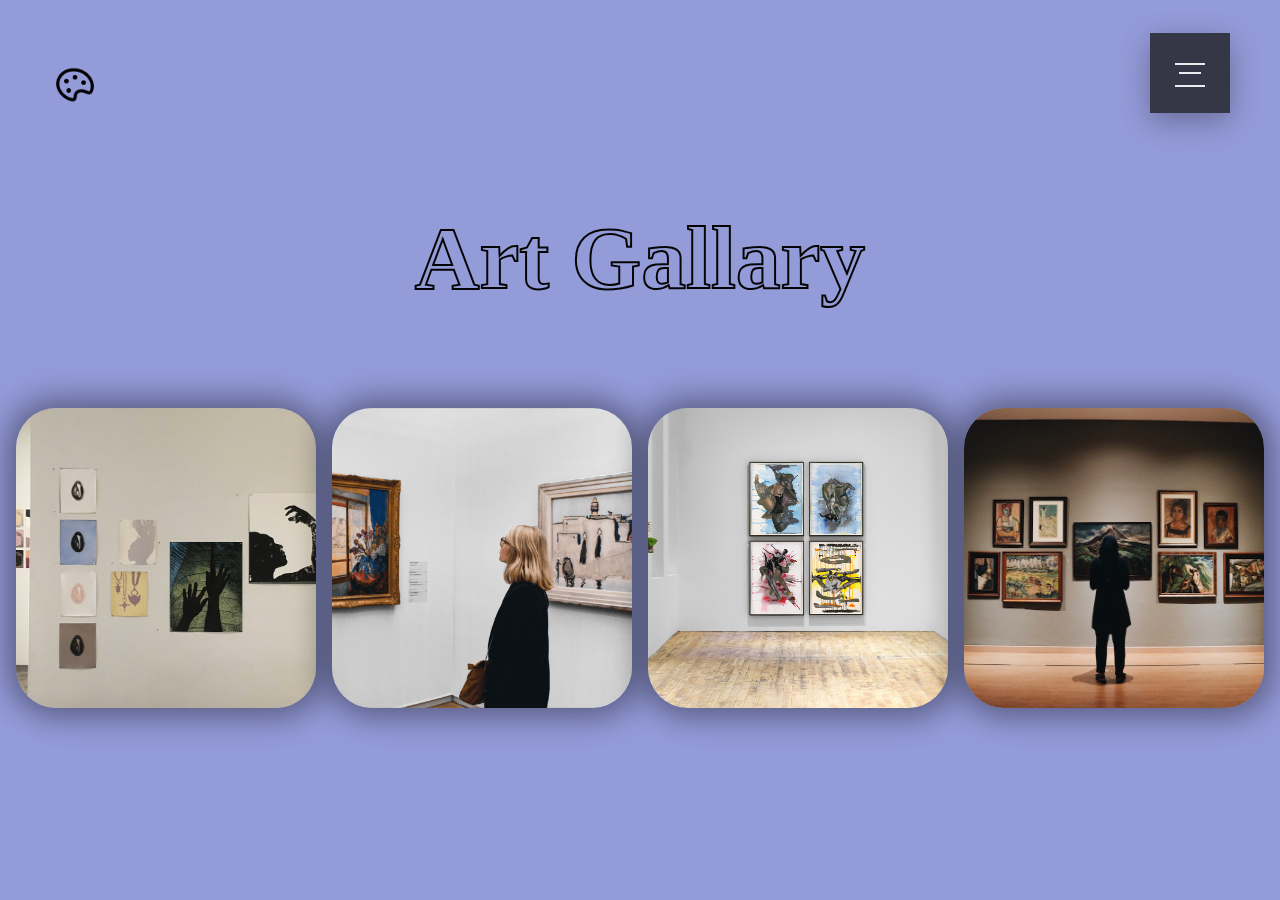
<file: index.html>
<!DOCTYPE html>
<html>
<head>
    <meta charset="UTF-8">
    <meta http-equiv="X-UA-Compatible" content="IE=edge">
    <meta name="viewport" content="width=device-width, initial-scale=1">
    <title>Art Gallary</title>
    <meta name="keywords" content="">
    <meta name="description" content="">
    <link rel="stylesheet" href="./css/style.css">
</head>
<style>
   
</style>

<body>
  <a href="" class="logo" target="_blank">
		<img src="./img/9283334.png" alt="logo">
	</a>

  	<input class="menu-icon" type="checkbox" id="menu-icon" name="menu-icon"/>
  	<label for="menu-icon"></label>
  	<nav class="nav"> 		
<ul class="pt-5">
  	<li><a href="home.html">Home</a></li>
    <li><a href="about.html">About</a></li>
    <li><a href="services.html">Services</a></li>
    <li><a href="contact.html">Contacts</a></li>
</ul>
  	</nav>
<div class="section-center">
  		<h1 class="mb-0">Art Gallary</h1>
	</div>




  <div class="cards-list">
  
    <div class="card 1">
      <div class="card_image"> <img src="./img/ron-1-1400x873.jpg" /> </div>
      <div class="card_title title-white">
        
      </div>
    </div>
    
      <div class="card 2">
      <div class="card_image">
        <img src="./img/Museums-and-art-galleries-in-Singapore.png" />
        </div>
      <div class="card_title title-white">
      
      </div>
    </div>
    
    <div class="card 3">
      <div class="card_image">
        <img src="./img/merlin_196831008_966ca156-2075-4b83-853b-7e766cbbc228-mobileMasterAt3x.jpg" />
      </div>
      <div class="card_title">
       
      </div>
    </div>
      
      <div class="card 4">
      <div class="card_image">
        <img src="./img/photo-1606819717115-9159c900370b.jpg" />
        </div>
      <div class="card_title title-black">
        
      </div>
      </div>
    
    </div>


 </body>
 </html>
</file>
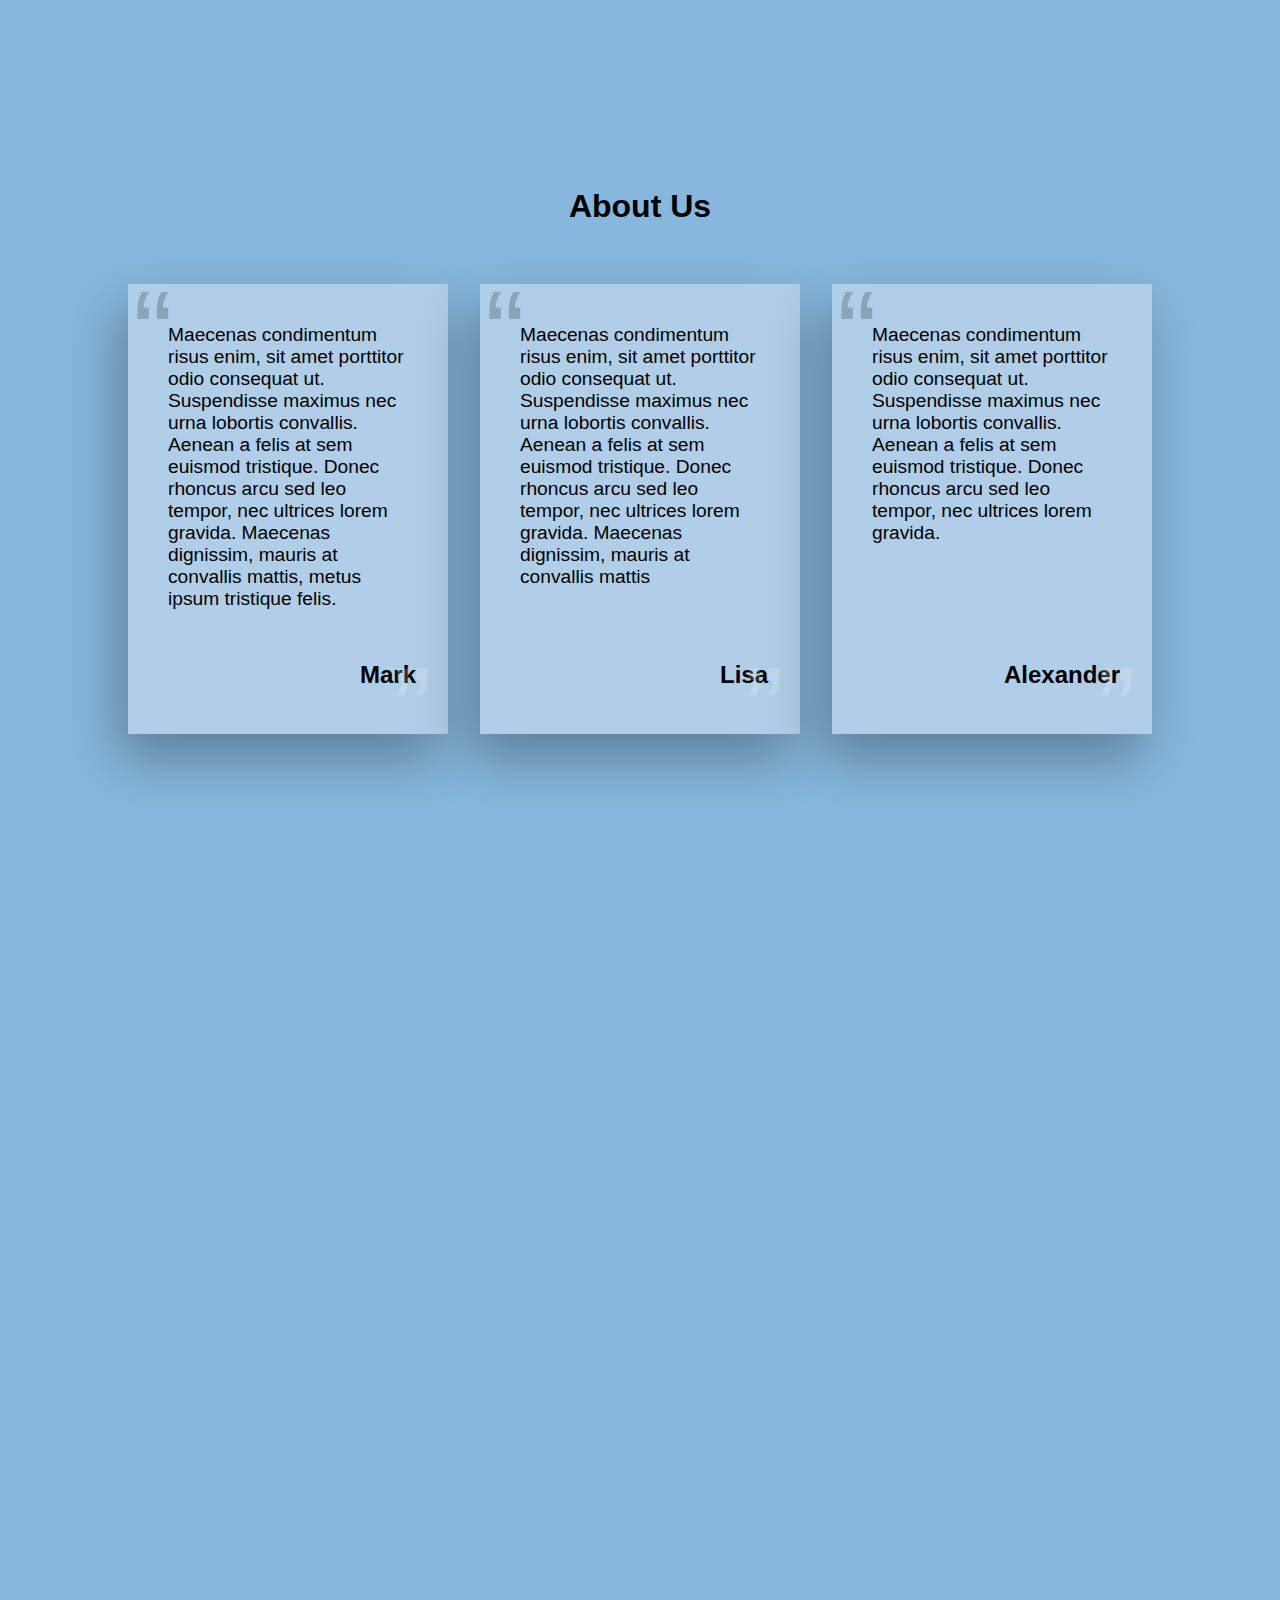
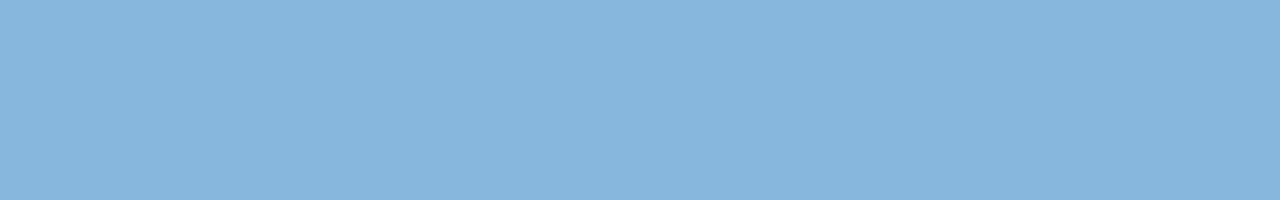
<file: about.html>
<!DOCTYPE html>
<html>
<head>
    <meta charset="UTF-8">
    <meta http-equiv="X-UA-Compatible" content="IE=edge">
    <meta name="viewport" content="width=device-width, initial-scale=1">
    <title>About</title>
    
    <meta name="keywords" content="">
    <meta name="description" content="">
    <link rel="stylesheet" href="./css/about.css">
</head>
<style>
   
</style>
<body>
    <h1>About Us</h1>
  <h3> </h3>
  <div class="quotes">
    <div class="card">
      <div class="box box1">
        <p>Maecenas condimentum risus enim, sit amet porttitor odio consequat ut. Suspendisse maximus nec urna lobortis convallis.
             Aenean a felis at sem euismod tristique. Donec rhoncus arcu sed leo tempor, nec ultrices lorem gravida.
             Maecenas dignissim, mauris at convallis mattis, metus ipsum tristique felis.  </p>
        <h2>Mark</h2>
      </div>
      <div class="bg"></div>
    </div>
    <div class="card">
      <div class="box box2">
        <p>Maecenas condimentum risus enim, sit amet porttitor odio consequat ut. Suspendisse maximus nec urna lobortis convallis. 
            Aenean a felis at sem euismod tristique. Donec rhoncus arcu sed leo tempor, nec ultrices lorem gravida. Maecenas dignissim, mauris at convallis mattis  </p>
        <h2>Lisa</h2>
      </div>
      <div class="bg"></div>
    </div>
    <div class="card">
      <div class="box box3">
        <p>Maecenas condimentum risus enim, sit amet porttitor odio consequat ut. Suspendisse maximus nec urna lobortis convallis. Aenean a felis at sem euismod tristique.
             Donec rhoncus arcu sed leo tempor, nec ultrices lorem gravida.</p>
        <h2>Alexander</h2>
      </div>
      <div class="bg"></div>
    </div>
  </div>
    </body>
    </html>
</file>
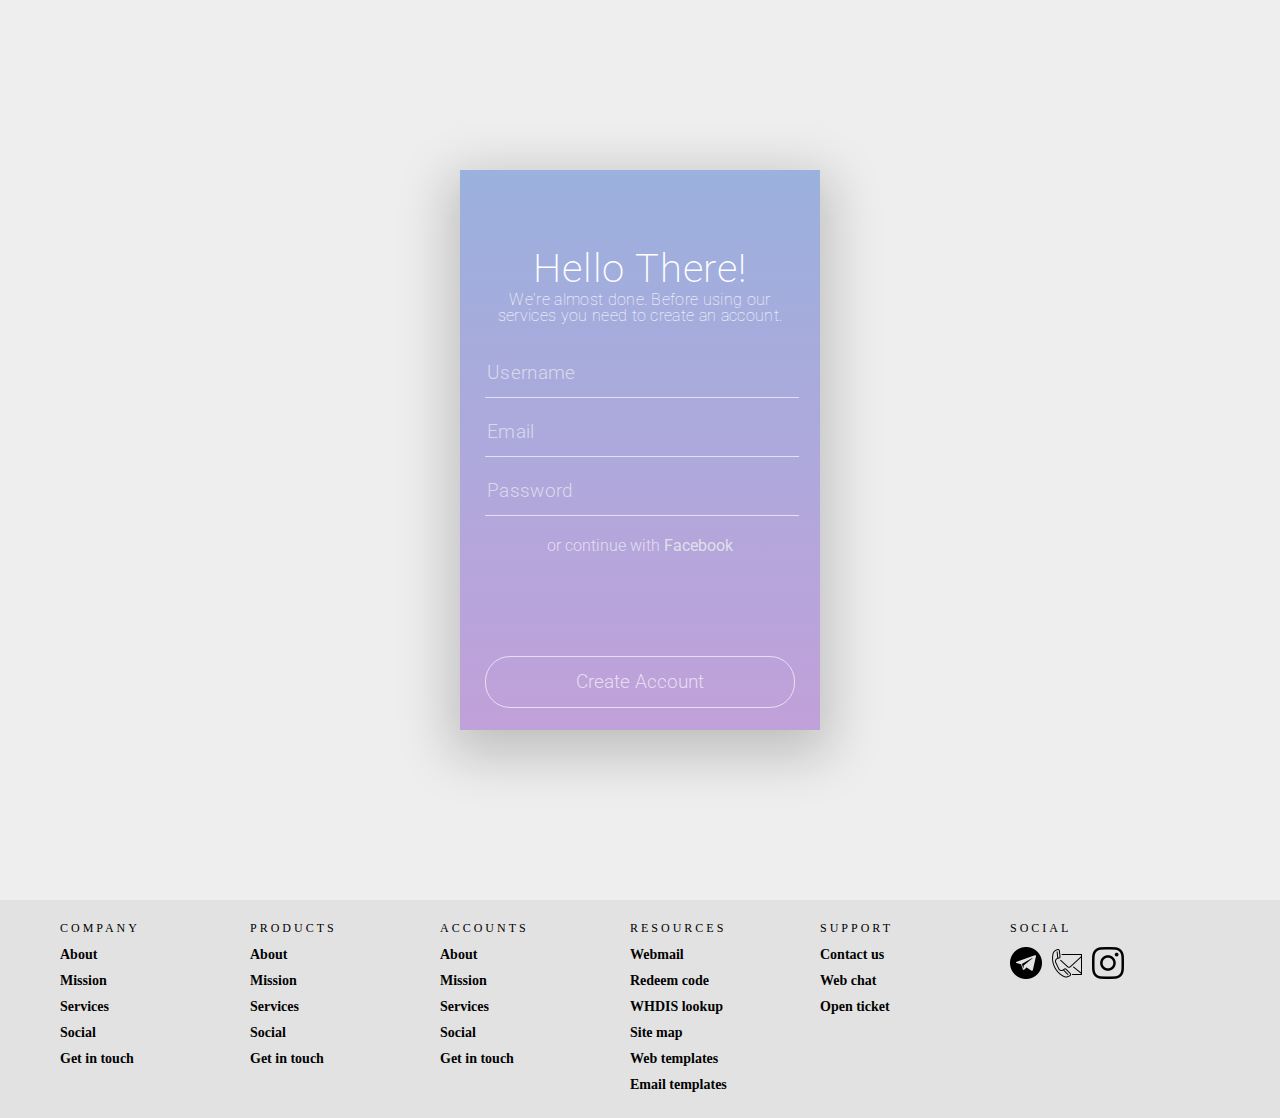
<file: contact.html>
<!DOCTYPE html>
<html>
<head>
    <meta charset="UTF-8">
    <meta http-equiv="X-UA-Compatible" content="IE=edge">
    <meta name="viewport" content="width=device-width, initial-scale=1">
    <title>Contacts</title>
    <meta name="keywords" content="">
    <meta name="description" content="">
    <link rel="stylesheet" href="./css/contact.css">
    
</head>
<style>
   
</style>
    
    <body>
      <div class='bold-line'></div>
      <div class='container'>
        <div class='window'>
          <div class='overlay'></div>
          <div class='content'>
            <div class='welcome'>Hello There!</div>
            <div class='subtitle'>We're almost done. Before using our services you need to create an account.</div>
            <div class='input-fields'>
              <input type='text' placeholder='Username' class='input-line full-width'></input>
              <input type='email' placeholder='Email' class='input-line full-width'></input>
              <input type='password' placeholder='Password' class='input-line full-width'></input>
      
            </div>
            <div class='spacing'>or continue with <span class='highlight'>Facebook</span></div>
            <div><button class='ghost-round full-width'>Create Account</button></div>
          </div>
        </div>
      </div>





      <!-- FOOTER START -->
<div class="footer">
  <div class="contain">
  <div class="col">
      <h1> Company </h1>
      <ul>
          <li>About </li>
          <li> Mission </li>
          <li> Services </li>
          <li> Social </li>
          <li> Get in touch </li>
      </ul>
  </div>
  <div class="col">
      <h1> Products </h1>
      <ul>
          <li>About </li>
          <li> Mission </li>
          <li> Services </li>
          <li> Social </li>
          <li> Get in touch </li>
      </ul>
      </div>
      <div class="col">
          <h1> Accounts </h1>
          <ul>
              <li>About </li>
              <li> Mission </li>
              <li> Services </li>
              <li> Social </li>
              <li> Get in touch </li>
          </ul>
          </div>
  
      <div class="col">
            <h1> Resources </h1>
              <ul>
              <li> Webmail </li>
              <li> Redeem code </li>
              <li> WHDIS lookup </li>
              <li> Site map </li>
              <li> Web templates </li>
              <li> Email templates </li>
              </ul>
          </div>
  
       <div class="col">
          <h1> Support </h1>
          <ul>
              <li> Contact us </li>
              <li> Web chat </li>
              <li> Open ticket </li>
          </ul>
      </div>
      <div class="col social">
          <h1> Social </h1>
          <ul>
              <li><img src="img/3670044.png" width="32"></li>
              <li><img src="img/6354752.png" width="32"></li>
              <li><img src="img/1384089.png" width="32"></li>
          </ul>
      </div>
  <div class="clearfix"></div>
  </div>
  </div>
  <!-- END OF FOOTER -->
  

      </body>
</html>
</file>
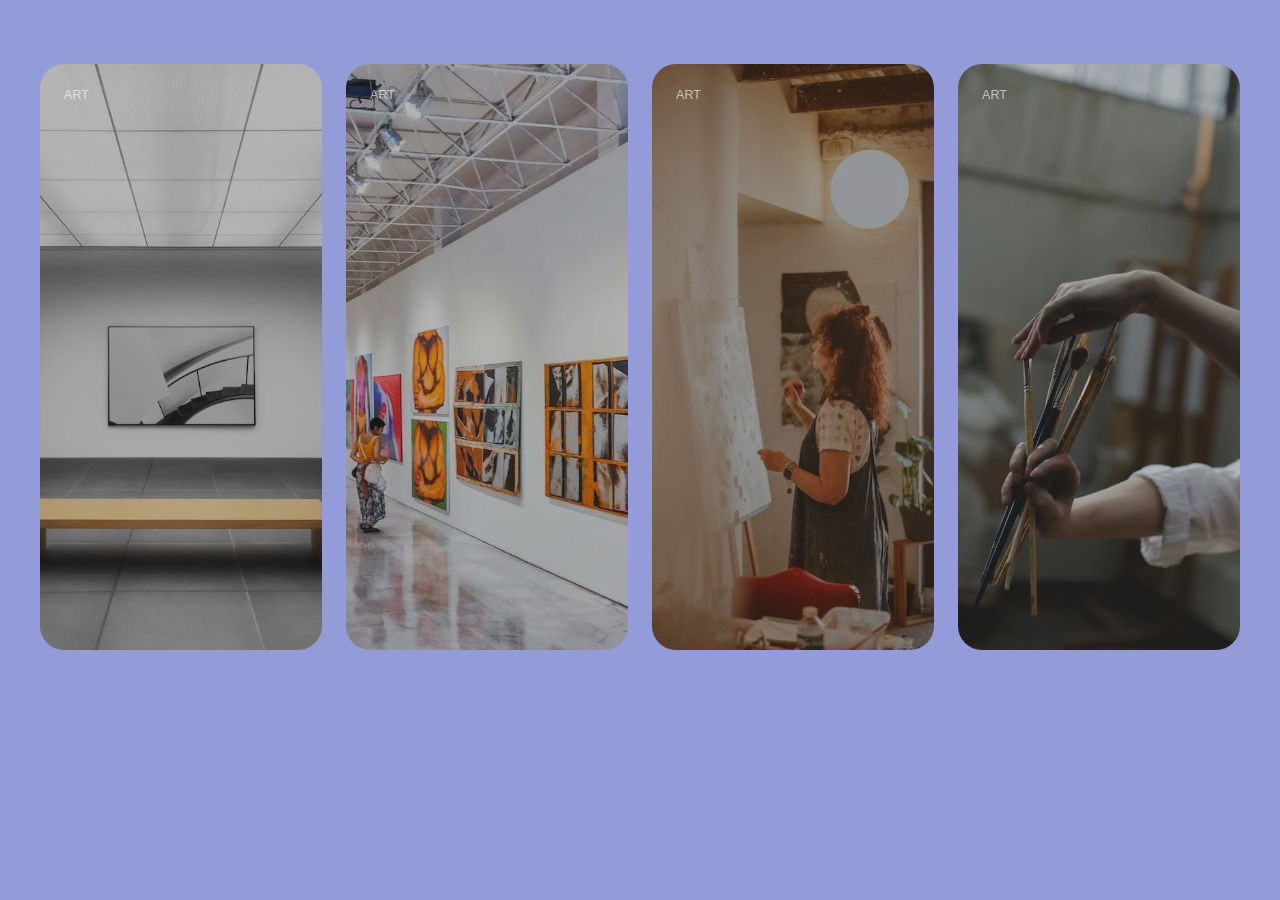
<file: home.html>
<!DOCTYPE html>
<html>
<head>
    <meta charset="UTF-8">
    <meta http-equiv="X-UA-Compatible" content="IE=edge">
    <meta name="viewport" content="width=device-width, initial-scale=1">
    <title>Home</title>
    
    <meta name="keywords" content="">
    <meta name="description" content="">
    <link rel="stylesheet" href="./css/home.css">
</head>
<style>
  body{
    color: #ececee;
	background-color: #949bd9;
  }
</style>
<body>
  <link href="" rel="stylesheet">

  <section class="hero-section">
    <div class="card-grid">
      <a class="card" href="#">
        <div class="card__background" style="background-image: url(./img/pexels-photo-2261165.webp)"></div>
        <div class="card__content">
          <p class="card__category">Art</p>
        </div>
      </a>
      <a class="card" href="#">
        <div class="card__background" style="background-image: url(./img/pexels-photo-2372979.jpeg)"></div>
        <div class="card__content">
          <p class="card__category">Art</p>
        </div>
      </a>
      <a class="card" href="#">
        <div class="card__background" style="background-image: url(./img/pexels-photo-2883063.webp)"></div>
        <div class="card__content">
          <p class="card__category">Art</p>
        </div>
      </li>
      <a class="card" href="#">
        <div class="card__background" style="background-image: url(./img/pexels-photo-3778551.webp)"></div>
        <div class="card__content">
          <p class="card__category">Art</p>
        </div>
      </a>
    <div>
  </section>
   
   </body>
   </html>
</file>
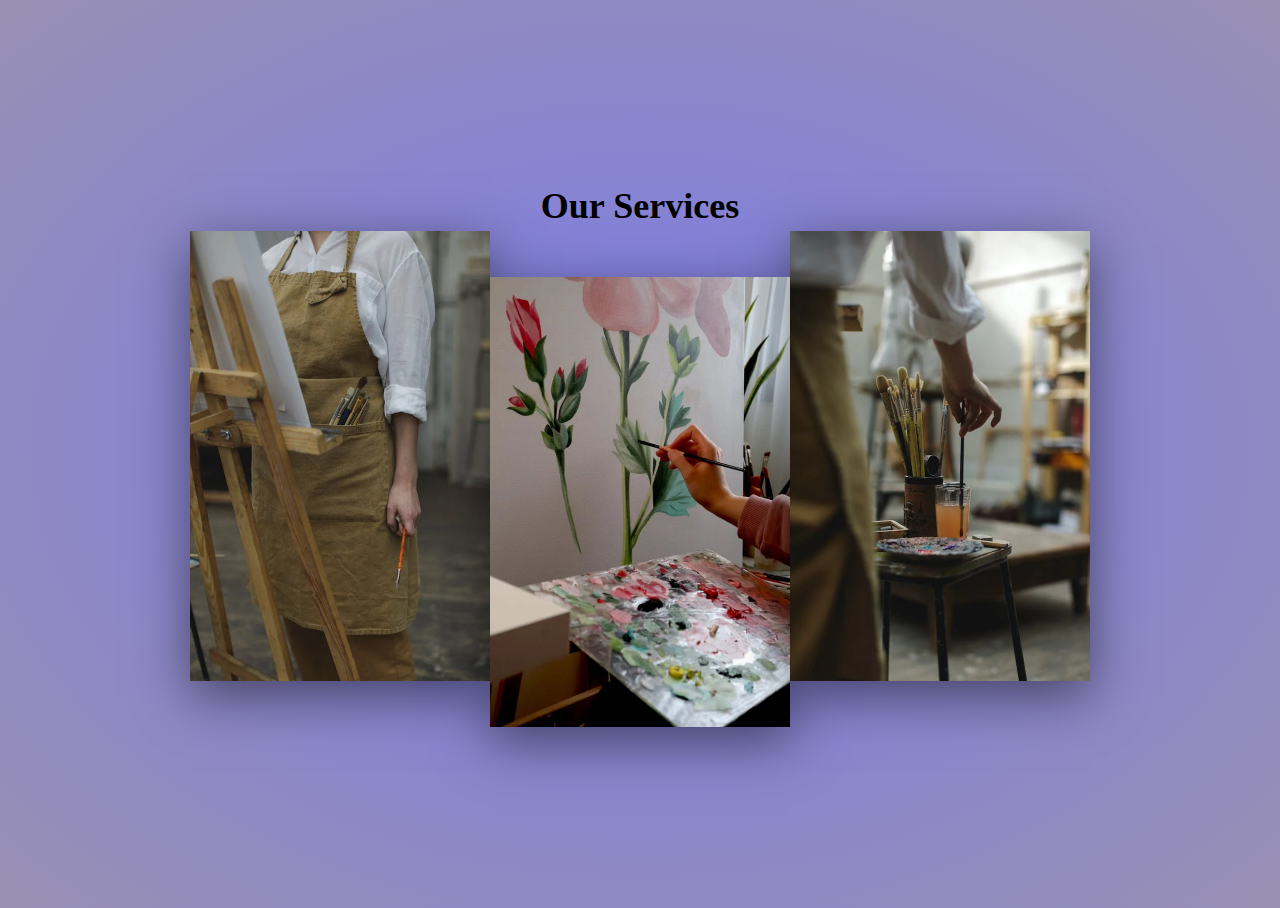
<file: services.html>
<!DOCTYPE html>
<html>
<head>
    <meta charset="UTF-8">
    <meta http-equiv="X-UA-Compatible" content="IE=edge">
    <meta name="viewport" content="width=device-width, initial-scale=1">
    <title>Services</title>
    <meta name="keywords" content="">
    <meta name="description" content="">
    <link rel="stylesheet" href="./css/services..css">
    </head>
    
    <body>

                <main>
                    
                    <section id="container">
                        <div class="thumbnail"
                            data-title="Services"
                            data-description="Lorem ipsum dolor sit amet, consectetur adipiscing elit, sed do eiusmod tempor incididunt ut labore et dolore magna aliqua.
                             Ut enim ad minim veniam, quis nostrud exercitation ullamco laboris nisi ut aliquip ex ea commodo consequat. ">
                            <img src="./img/werty.webp" alt="Illustration of Vulture" width="300">
                        </div>
                    </section>
                </main>

                <main>
                    <h1>Our Services</h1>
                    <section id="container">
                        <div class="thumbnail"
                            data-title="Services"
                            data-description="Lorem ipsum dolor sit amet, consectetur adipiscing elit, sed do eiusmod tempor incididunt ut labore et dolore magna aliqua.
                             Ut enim ad minim veniam, quis nostrud exercitation ullamco laboris nisi ut aliquip ex ea commodo consequat. Duis aute irure dolor in reprehenderi.">
                            <img src="./img/pexephoto.webp" alt="Illustration of Vulture" width="300">
                        </div>
                    </section>
                </main>

                <main>
                   
                    <section id="container">
                        <div class="thumbnail"
                            data-title="Services"
                            data-description="Lorem ipsum dolor sit amet, consectetur adipiscing elit, sed do eiusmod tempor incididunt ut 
                            labore et dolore magna aliqua. Ut enim ad minim veniam, quis nostrud exercitation ullamco laboris nisi ut aliquip ex ea 
                            commodo consequat. Duis aute irure dolor in reprehenderit in voluptate velit esse cillum dolore eu fugiat nulla pariatur.">
                            <img src="./img/pexel.webp" alt="Illustration of Vulture" width="300">
                        </div>
                    </section>
                </main>
            
    
    </body>
    
    </html>
</file>
<file: css/style.css>
body{
font-family: 'Montserrat', sans-serif;
font-weight: 300;
font-size: 15px;
line-height: 1.7;
color: #ececee;
background-color: #949bd9;
background-image: url(''); 

}
.section-center{
  position: absolute;
  
  left: 0;
  display: block;
  width: 100%;
  padding: 0;
  margin: 0;
  margin-bottom: 100px;
  margin-top: 250px;
  z-index: 6;
  text-align: center;
  transform: translateY(-50%);
}
h1{
  font-family: Georgia, 'Times New Roman', Times, serif;
  font-weight: 800;
  font-size: 7vw;
  line-height: 1;
  color: #100d06;
  text-align: center;
  -webkit-text-stroke: 2px #040402;
  -webkit-text-fill-color: transparent;
  color: transparent;
  right: 300px;
  
}

[type="checkbox"]:checked,
[type="checkbox"]:not(:checked){
  position: absolute;
  left: -9999px;
}
.menu-icon:checked + label,
.menu-icon:not(:checked) + label{
  position: fixed;
  top: 63px;
  right: 75px;
  display: block;
  width: 30px;
  height: 30px;
  padding: 0;
  margin: 0;
  cursor: pointer;
  z-index: 10;
}
.menu-icon:checked + label:before,
.menu-icon:not(:checked) + label:before{
  position: absolute;
  content: '';
  display: block;
  width: 30px;
  height: 20px;
  z-index: 20;
  top: 0;
  left: 0;
  border-top: 2px solid #ececee;
  border-bottom: 2px solid #ececee;
  transition: border-width 100ms 1500ms ease, 
              top 100ms 1600ms cubic-bezier(0.23, 1, 0.32, 1),
              height 100ms 1600ms cubic-bezier(0.23, 1, 0.32, 1), 
              background-color 200ms ease,
              transform 200ms cubic-bezier(0.23, 1, 0.32, 1);
}
.menu-icon:checked + label:after,
.menu-icon:not(:checked) + label:after{
  position: absolute;
  content: '';
  display: block;
  width: 22px;
  height: 2px;
  z-index: 20;
  top: 10px;
  right: 4px;
  background-color: #ececee;
  margin-top: -1px;
  transition: width 100ms 1750ms ease, 
              right 100ms 1750ms ease,
              margin-top 100ms ease, 
              transform 200ms cubic-bezier(0.23, 1, 0.32, 1);
}
.menu-icon:checked + label:before{
  top: 10px;
  transform: rotate(45deg);
  height: 2px;
  background-color: #ececee;
  border-width: 0;
  transition: border-width 100ms 340ms ease, 
              top 100ms 300ms cubic-bezier(0.23, 1, 0.32, 1),
              height 100ms 300ms cubic-bezier(0.23, 1, 0.32, 1), 
              background-color 200ms 500ms ease,
              transform 200ms 1700ms cubic-bezier(0.23, 1, 0.32, 1);
}
.menu-icon:checked + label:after{
  width: 30px;
  margin-top: 0;
  right: 0;
  transform: rotate(-45deg);
  transition: width 100ms ease,
              right 100ms ease,  
              margin-top 100ms 500ms ease, 
              transform 200ms 1700ms cubic-bezier(0.23, 1, 0.32, 1);
}

.nav{
  position: fixed;
  top: 33px;
  right: 50px;
  display: block;
  width: 80px;
  height: 80px;
  padding: 0;
  margin: 0;
  z-index: 9;
  overflow: hidden;
  box-shadow: 0 8px 30px 0 rgba(0,0,0,0.3);
  background-color: #353746;
  animation: border-transform 7s linear infinite;
  transition: top 350ms 1100ms cubic-bezier(0.23, 1, 0.32, 1),  
              right 350ms 1100ms cubic-bezier(0.23, 1, 0.32, 1),
              transform 250ms 1100ms ease,
              width 650ms 400ms cubic-bezier(0.23, 1, 0.32, 1),
              height 650ms 400ms cubic-bezier(0.23, 1, 0.32, 1);
}
@keyframes border-transform{
    0%,100% { border-radius: 63% 37% 54% 46% / 55% 48% 52% 45%; } 
  14% { border-radius: 40% 60% 54% 46% / 49% 60% 40% 51%; } 
  28% { border-radius: 54% 46% 38% 62% / 49% 70% 30% 51%; } 
  42% { border-radius: 61% 39% 55% 45% / 61% 38% 62% 39%; } 
  56% { border-radius: 61% 39% 67% 33% / 70% 50% 50% 30%; } 
  70% { border-radius: 50% 50% 34% 66% / 56% 68% 32% 44%; } 
  84% { border-radius: 46% 54% 50% 50% / 35% 61% 39% 65%; } 
}

.menu-icon:checked ~ .nav {
  animation-play-state: paused;
  top: 50%;
  right: 50%;
  transform: translate(50%, -50%);
  width: 200%;
  height: 200%;
  transition: top 350ms 700ms cubic-bezier(0.23, 1, 0.32, 1),  
              right 350ms 700ms cubic-bezier(0.23, 1, 0.32, 1),
              transform 250ms 700ms ease,
              width 750ms 1000ms cubic-bezier(0.23, 1, 0.32, 1),
              height 750ms 1000ms cubic-bezier(0.23, 1, 0.32, 1);
}

.nav ul{
  position: absolute;
  top: 50%;
  left: 0;
  display: block;
  width: 100%;
  padding: 0;
  margin: 0;
  z-index: 6;
  text-align: center;
  transform: translateY(-50%);
  list-style: none;
}
.nav ul li{
  position: relative;
  display: block;
  width: 100%;
  padding: 0;
  margin: 10px 0;
  text-align: center;
  list-style: none;
  pointer-events: none;
  opacity: 0;
  visibility: hidden;
  transform: translateY(30px);
  transition: all 250ms linear;
}
.nav ul li:nth-child(1){
  transition-delay: 200ms;
}
.nav ul li:nth-child(2){
  transition-delay: 150ms;
}
.nav ul li:nth-child(3){
  transition-delay: 100ms;
}
.nav ul li:nth-child(4){
  transition-delay: 50ms;
}
.nav ul li a{
  font-family: Georgia, 'Times New Roman', Times, serif;
  font-size: 9vh;
  text-transform: uppercase;
  line-height: 1.2;
  font-weight: 800;
  display: inline-block;
  position: relative;
  color: #ececee;
  transition: all 250ms linear;
}
.nav ul li a:hover{
  text-decoration: none;
  color: #ffeba7;
}
.nav ul li a:after{
  display: block;
  position: absolute;
  top: 50%;
  content: '';
  height: 2vh;
  margin-top: -1vh;
  width: 0;
  left: 0;
  background-color: #353746;
  opacity: 0.8;
  transition: width 250ms linear;
}
.nav ul li a:hover:after{
  width: 100%;
}


.menu-icon:checked ~ .nav  ul li {
  pointer-events: auto;
  visibility: visible;
  opacity: 1;
  transform: translateY(0);
  transition: opacity 350ms ease,
              transform 250ms ease;
}
.menu-icon:checked ~ .nav ul li:nth-child(1){
  transition-delay: 1400ms;
}
.menu-icon:checked ~ .nav ul li:nth-child(2){
  transition-delay: 1480ms;
}
.menu-icon:checked ~ .nav ul li:nth-child(3){
  transition-delay: 1560ms;
}
.menu-icon:checked ~ .nav ul li:nth-child(4){
  transition-delay: 1640ms;
}



.logo {
	position: absolute;
	top: 60px;
	left: 50px;
	display: block;
	z-index: 11;
	transition: all 250ms linear;
}
.logo img {
	height: 50px;
	width: 50px;
	display: block;
}



@media screen and (max-width: 991px) {
  .menu-icon:checked + label,
  .menu-icon:not(:checked) + label{
    right: 55px;
  }
  .logo {
    left: 30px;
  }
  .nav{
    right: 30px;
  }
  
  .nav ul li a{
    font-size: 8vh;
  }
}





.cards-list {
  z-index: 0;
  width: 100%;
  display: flex;
  justify-content: space-around;
  flex-wrap: wrap;
}

.card {
  margin: 30px auto;
  margin-top: 400px;
  width: 300px;
  height: 300px;
  border-radius: 40px;
box-shadow: 5px 5px 30px 7px rgba(0,0,0,0.25), -5px -5px 30px 7px rgba(0,0,0,0.22);
  cursor: pointer;
  transition: 0.4s;
}

.card .card_image {
  width: inherit;
  height: inherit;
  border-radius: 40px;
}

.card .card_image img {
  width: inherit;
  height: inherit;
  border-radius: 40px;
  object-fit: cover;
}

.card .card_title {
  text-align: center;
  border-radius: 0px 0px 40px 40px;
  font-family: sans-serif;
  font-weight: bold;
  font-size: 30px;
  margin-top: -80px;
  height: 40px;
}

.card:hover {
  transform: scale(0.9, 0.9);
  box-shadow: 5px 5px 30px 15px rgba(0,0,0,0.25), 
    -5px -5px 30px 15px rgba(0,0,0,0.22);
}

.title-white {
  color: white;
}

.title-black {
  color: black;
}

@media all and (max-width: 500px) {
  .card-list {
    /* On small screens, we are no longer using row direction but column */
    flex-direction: column;
  }
}


/*
.card {
  margin: 30px auto;
  width: 300px;
  height: 300px;
  border-radius: 40px;
  background-image: url('https://i.redd.it/b3esnz5ra34y.jpg');
  background-size: cover;
  background-repeat: no-repeat;
  background-position: center;
  background-repeat: no-repeat;
box-shadow: 5px 5px 30px 7px rgba(0,0,0,0.25), -5px -5px 30px 7px rgba(0,0,0,0.22);
  transition: 0.4s;
}
*/
</file>
<file: css/about.css>
body {
    font-family: 'Poppins', sans-serif;
    margin: 0;
    padding: 0;
    display: flex;
    flex-direction: column;
    justify-content: center;
    align-items: center;
    min-height: 100vh;
    -webkit-font-smoothing: antialiased;
    -moz-osx-font-smoothing: grayscale;
    background-color: #87b7dc;
  }
  
  .quotes {
    width: 80vw;
    min-height: 400px;
    display: flex;
    flex-wrap: wrap;
    justify-content: space-between;
    z-index: 2;
  }
  
  .quotes .box {
    position: relative;
    width: 25vw;
    height: 50vh;
    min-height: 320px;
    background: #b0cee7;
    overflow: hidden;
    transition: all 0.5s ease-in;
    z-index: 2;
    box-sizing: border-box;
    padding: 30px;
    box-shadow: -10px 25px 50px rgba(0, 0, 0, 0.3);
  }
  
  .quotes .box::before {
    content: '\201C';
    position: absolute;
    top: -20px;
    left: 5px;
    width: 100%;
    height: 100%;
    font-size: 120px;
    opacity: 0.2;
    background: transparent;
    pointer-events: none;
  }
  
  .quotes .box::after {
    content: '\201D';
    position: absolute;
    bottom: -10%;
    right: 5%;
    font-size: 120px;
    opacity: 0.2;
    background: transparent;
    filter: invert(1);
    pointer-events: none;
  }
  
  .quotes .box p {
    margin: 0;
    padding: 10px;
    font-size: 1.2rem;
  }
  
  .quotes .box h2 {
    position: absolute;
    margin: 0;
    padding: 0;
    bottom: 10%;
    right: 10%;
    font-size: 1.5rem;
  }
  
  .quotes .box:hover {
    color: #f2f2f2;
    box-shadow: 20px 50px 100px rgba(0, 0, 0, 0.5);
  }
  
  .quotes .bg {
    position: absolute;
    top: 0;
    left: 0;
    z-index: 1;
    opacity: 0;
    transition: all 0.5s ease-in;
    pointer-events: none;
    width: 100%;
    height: 200%;
    overflow: hidden;
  }
  
  .quotes .box.box1:hover,
  .quotes .box.box1:hover~.bg {
    opacity: 1;
    background: #e2a9e5;
  background: -moz-linear-gradient(-45deg, #e2a9e5 15%, #2b94e5 100%);
  background: -webkit-linear-gradient(-45deg, #e2a9e5 15%,#2b94e5 100%);
  background: linear-gradient(135deg, #e2a9e5 15%,#2b94e5 100%);
  filter: progid:DXImageTransform.Microsoft.gradient( startColorstr='#e2a9e5', endColorstr='#2b94e5',GradientType=1 );
  }
  
  .quotes .box.box2:hover,
  .quotes .box.box2:hover~.bg {
    opacity: 1;
    background: #632c65;
  background: -moz-linear-gradient(-45deg, #632c65 15%, #56a5e2 100%);
  background: -webkit-linear-gradient(-45deg, #632c65 15%,#56a5e2 100%);
  background: linear-gradient(135deg, #632c65 15%,#56a5e2 100%);
  filter: progid:DXImageTransform.Microsoft.gradient( startColorstr='#632c65', endColorstr='#56a5e2',GradientType=1 );
  }
  
  .quotes .box.box3:hover,
  .quotes .box.box3:hover~.bg {
    opacity: 1;
    background: #4b384c;
  background: -moz-linear-gradient(-45deg, #4b384c 15%, #da5de2 100%);
  background: -webkit-linear-gradient(-45deg, #4b384c 15%,#da5de2 100%);
  background: linear-gradient(135deg, #4b384c 15%,#da5de2 100%);
  filter: progid:DXImageTransform.Microsoft.gradient( startColorstr='#4b384c', endColorstr='#da5de2',GradientType=1 );
  }
</file>
<file: css/contact.css>
@import url(https://fonts.googleapis.com/css?family=Roboto:400,300,100,500);
body,
html {
  margin: 0;
  height: 100%;
}

input {
  border: none;
}

button:focus {
  outline: none;
}

::-webkit-input-placeholder {
  color: rgba(243, 244, 246, 0.65);
}

::-webkit-input-placeholder .input-line:focus +::input-placeholder {
  color: #fff;
}

.highlight {
  color: rgba(238, 238, 238, 0.8);
  font-weight: 400;
  cursor: pointer;
  transition: color .2s ease;
}

.highlight:hover {
  color: rgb(136, 139, 144);
  transition: color .2s ease;
}

.spacing {
  -webkit-box-flex: 1;
  -webkit-flex-grow: 1;
  -ms-flex-positive: 1;
  flex-grow: 1;
  height: 120px;
  font-weight: 300;
  text-align: center;
  margin-top: 10px;
  color: rgba(255, 255, 255, 0.65)
}

.input-line:focus {
  outline: none;
  border-color: #fff;
  -webkit-transition: all .2s ease;
  transition: all .2s ease;
}

.ghost-round {
  cursor: pointer;
  background: none;
  border: 1px solid rgba(255, 255, 255, 0.65);
  border-radius: 25px;
  color: rgba(255, 255, 255, 0.65);
  -webkit-align-self: flex-end;
  -ms-flex-item-align: end;
  align-self: flex-end;
  font-size: 19px;
  font-size: 1.2rem;
  font-family: roboto;
  font-weight: 300;
  line-height: 2.5em;
  margin-top: auto;
  margin-bottom: 25px;
  -webkit-transition: all .2s ease;
  transition: all .2s ease;
}

.ghost-round:hover {
  background: rgba(255, 255, 255, 0.15);
  color: #fff;
  -webkit-transition: all .2s ease;
  transition: all .2s ease;
}

.input-line {
  background: none;
  margin-bottom: 10px;
  line-height: 2.4em;
  color: #fff;
  font-family: roboto;
  font-weight: 300;
  letter-spacing: 0px;
  letter-spacing: 0.02rem;
  font-size: 19px;
  font-size: 1.2rem;
  border-bottom: 1px solid rgba(255, 255, 255, 0.65);
  -webkit-transition: all .2s ease;
  transition: all .2s ease;
}

.full-width {
  width: 100%;
}

.input-fields {
  margin-top: 25px;
}

.container {
  display: -webkit-box;
  display: -webkit-flex;
  display: -ms-flexbox;
  display: flex;
  -webkit-box-align: center;
  -webkit-align-items: center;
  -ms-flex-align: center;
  align-items: center;
  -webkit-box-pack: center;
  -webkit-justify-content: center;
  -ms-flex-pack: center;
  justify-content: center;
  background: #eee;
  height: 100%;
}

.content {
  padding-left: 25px;
  padding-right: 25px;
  display: -webkit-box;
  display: -webkit-flex;
  display: -ms-flexbox;
  display: flex;
  -webkit-flex-flow: column;
  -ms-flex-flow: column;
  flex-flow: column;
  z-index: 5;
}

.welcome {
  font-weight: 200;
  margin-top: 75px;
  text-align: center;
  font-size: 40px;
  font-size: 2.5rem;
  letter-spacing: 0px;
  letter-spacing: 0.05rem;
}

.subtitle {
  text-align: center;
  line-height: 1em;
  font-weight: 100;
  letter-spacing: 0px;
  letter-spacing: 0.02rem;
}

.menu {
  background: rgba(0, 0, 0, 0.2);
  width: 100%;
  height: 50px;
}

.window {
  z-index: 100;
  color: #fff;
  font-family: roboto;
  position: relative;
  display: -webkit-box;
  display: -webkit-flex;
  display: -ms-flexbox;
  display: flex;
  -webkit-flex-flow: column;
  -ms-flex-flow: column;
  flex-flow: column;
  box-shadow: 0px 15px 50px 10px rgba(0, 0, 0, 0.2);
  box-sizing: border-box;
  height: 560px;
  width: 360px;
  background: rgb(155, 191, 238);
  background: url('https://pexels.imgix.net/photos/27718/pexels-photo-27718.jpg?fit=crop&w=1280&h=823') top left no-repeat;
}

.overlay {
  background: -webkit-linear-gradient(#8CA6DB, #B993D6);
  background: linear-gradient(#8CA6DB, #B993D6);
  opacity: 0.85;
  filter: alpha(opacity=85);
  height: 560px;
  position: absolute;
  width: 360px;
  z-index: 1;
}

.bold-line {
  background: #e7e7e7;
  position: absolute;
  top: 0px;
  bottom: 0px;
  margin: auto;
  width: 100%;
  height: 360px;
  z-index: 1;
  opacity:0.1;
    background: url('https://pexels.imgix.net/photos/27718/pexels-photo-27718.jpg?fit=crop&w=1280&h=823') left no-repeat;
  background-size:cover;
}

@media (max-width: 500px) {
  .window {
    width: 100%;
    height: 100%;
  }
  .overlay {
    width: 100%;
    height: 100%;
  }
}





/* starting footer*/
html.body {
  margin: 0;
  padding: 0;
  font-family: Arial, Helvetica, sans-serif;
  background-color: rgb(112, 74, 74);
}
.dummy_page {
  height: 200px;
  width: 100%;
  background-color: rgb(29, 92, 42);
  text-align: center;
  box-sizing: border-box;
  padding: 60px 6px;
}
/* ending footer */
.footer {
width: 100%;
position: relative;
height: auto;
background-color: rgb(226, 226, 226);
}

.footer .col {
  width: 190px;
  height: auto;
  float: left;
  box-sizing: border-box;
  -webkit-box-sizing: border-box;
  -moz-box-sizing: border-box;
  padding: 0px 20px 20px 20px;

}

.footer .col h1 {
  margin: 0;
  padding: 0;
  font-family: inherit;
  font-size: 12px;
  line-height: 17px;
  padding: 20px 0px 5px 0px;
  color: rgb(0, 0, 0);
  font-weight: normal;
  text-transform: uppercase;
  letter-spacing: 0.250em;
}

.footer .col ul {
  list-style-type: none;
  margin: 0;
  padding: 0;
}

.footer .col ul li {
  color: rgb(2, 2, 2);
  font-size: 14px;
  font-family: inherit;
  font-weight: bold;
  padding: 5px 0px 5px 0px;
  cursor: pointer;
  transition: .2s;
  -webkit-transition: .2s;
  -moz-transition: .2s;
}

.social ul li {
  display: inline-block;
  padding-right: 5px !important;
}

.footer .col ul li:hover {
  color: #FFFFFF;
  transition: .1s;
  -webkit-transition: .1s;
  -moz-transition: .1s;
} 

.clearfix {
  clear: both;
}
@media only screen and (min-width: 1280px) {
  .contain {
      width: 1200px;
      margin: 0 auto;
  }
}
@media only screen and (max-width: 1130px) {
  .contain .social {
      width: 1000px;
      display: block;
  }
  .social h1 {
      margin: 0px;
  }
}
@media only screen and (max-width: 950px) {
  .footer .col {
      width: 33%;
  }
  .footer .col h1 {
      font-size:  14px;
  }
  .footer .col ul li {
      font-size:  13px;
  }
}
@media only screen and (max-width:500px) {
  .footer .col {
      width: 50%;
  }
  .footer .col h1 {
      font-size: 14px;
  }
  .footer .col ul li {
      font-size: 13px;
  }
}
@media only screen and (max-width: 340px) {
  .footer .col {
      width: 100%;
  }
}
</file>
<file: css/home.css>
:root{
  --background-dark: #d9c594;
  --text-light: rgba(255,255,255,0.6);
  --text-lighter: rgba(255,255,255,0.9);
  --spacing-s: 8px;
  --spacing-m: 16px;
  --spacing-l: 24px;
  --spacing-xl: 32px;
  --spacing-xxl: 64px;
  --width-container: 1200px;
}

*{
  border: 0;
  margin: 0;
  padding: 0;
  box-sizing: border-box;
}

html{
  height: 100%;
  font-family: 'Montserrat', sans-serif;
  font-size: 14px;
}

body{
  height: 100%;
}

.hero-section{
 
  display: flex;
  min-height: 100%;
  justify-content: center;
  padding: var(--spacing-xxl) var(--spacing-l);
}

.card-grid{
  display: grid;
  grid-template-columns: repeat(1, 1fr);
  grid-column-gap: var(--spacing-l);
  grid-row-gap: var(--spacing-l);
  max-width: var(--width-container);
  width: 100%;
}

@media(min-width: 540px){
  .card-grid{
    grid-template-columns: repeat(2, 1fr); 
  }
}

@media(min-width: 960px){
  .card-grid{
    grid-template-columns: repeat(4, 1fr); 
  }
}

.card{
  list-style: none;
  position: relative;
}

.card:before{
  content: '';
  display: block;
  padding-bottom: 150%;
  width: 100%;
}

.card__background{
  background-size: cover;
  background-position: center;
  border-radius: var(--spacing-l);
  bottom: 0;
  filter: brightness(0.75) saturate(1.2) contrast(0.85);
  left: 0;
  position: absolute;
  right: 0;
  top: 0;
  transform-origin: center;
  transform: scale(1) translateZ(0);
  transition: 
    filter 200ms linear,
    transform 200ms linear;
}

.card:hover .card__background{
  transform: scale(1.05) translateZ(0);
}

.card-grid:hover > .card:not(:hover) .card__background{
  filter: brightness(0.5) saturate(0) contrast(1.2) blur(20px);
}

.card__content{
  left: 0;
  padding: var(--spacing-l);
  position: absolute;
  top: 0;
}

.card__category{
  color: var(--text-light);
  font-size: 0.9rem;
  margin-bottom: var(--spacing-s);
  text-transform: uppercase;
}

.card__heading{
  color: var(--text-lighter);
  font-size: 1.9rem;
  text-shadow: 2px 2px 20px rgba(0,0,0,0.2);
  line-height: 1.4;
  word-spacing: 100vw;
}
</file>
<file: css/services..css>
*, *:after, *:before {
	box-sizing: border-box;
}
html {
	height: 100%;
	font-size: 62.5%;
}
body {
	height: 100%;
	display: flex;
	align-items: center;
	justify-content: center;
	font-family: Lato, sans-serif;
	font-size: 1.8rem;
	background: radial-gradient(ellipse at center, #7b7be9 0%,rgb(152, 144, 179) 100%);
	user-select: none;
}
h1 {
	font-family: Merriweather, serif;
	margin: 0 0 50px;
	text-align: center;
	cursor: default;
}
#container {
	width: 300px;
	margin: 0 auto;
}





.thumbnail {
	display: inline-block;
	position: relative;
	margin: 0 auto;
	overflow: hidden;
	background: #000;
	box-shadow: 0 15px 50px rgba(0,0,0,.5);
}
.thumbnail img {
	display: block;
	max-width: 100%;
	transition: opacity .2s ease-in-out;
}
.thumbnail:hover img {
	opacity: .5;
}
.thumbnail::after,
.thumbnail::before {
	position: absolute;
	z-index: 1;
	width: 100%;
	height: 50%;
	transition: transform .4s ease-out;
	color: #fff;
}
.thumbnail::after {
	content: attr(data-title);
	top: 0;
	padding-top: 55px;
	transform: translateY(-100%) scale(.8);
	background: rgba(0,0,0,.4);
	font-size: 3.5rem;
	font-weight: 300;
	font-family: Merriweather, serif;
	text-align: center;
}
.thumbnail::before {
	content: attr(data-description) "…";
	top: 50%;
	padding: 20px;
	transform: translateY(100%) scale(.8);
	background: rgba(107,38,68,.6);
	-webkit-backdrop-filter: blur(10px);
	backdrop-filter: blur(10px);
	color: #f1f1f1;
	font-size: 1.5rem;
}
.thumbnail:hover::after,
.thumbnail:hover::before {
	transform: translateY(0%) scale(1);
}
</file>
